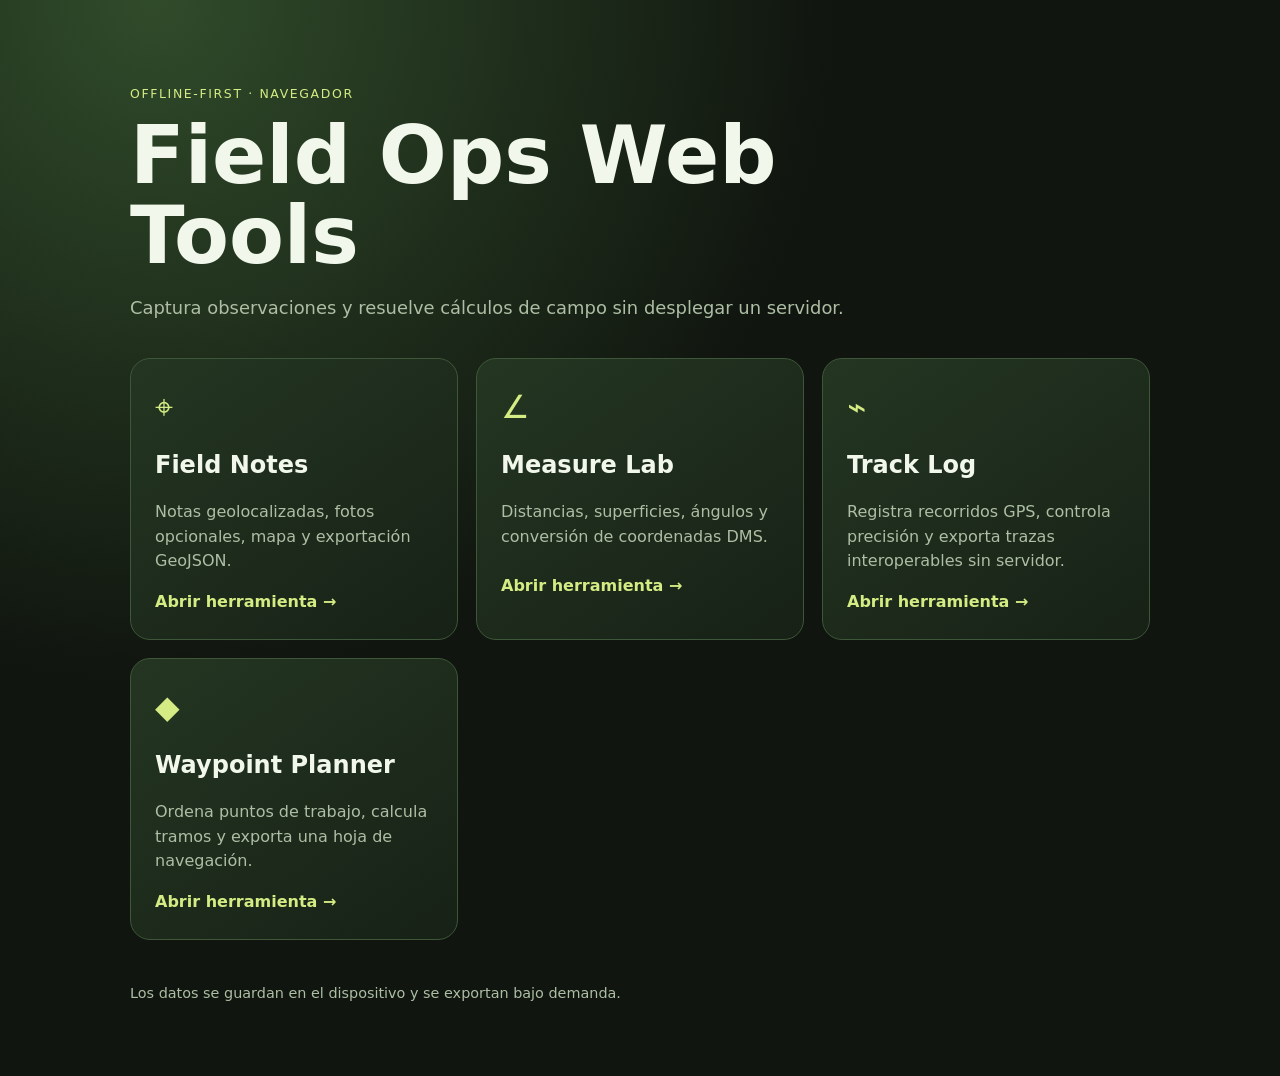
<file: index.html>
<!doctype html>
<html lang="es">
<head><meta charset="utf-8"><meta name="viewport" content="width=device-width,initial-scale=1"><meta name="description" content="Herramientas de campo cartográficas que funcionan localmente"><title>Field Ops Web Tools</title><link rel="stylesheet" href="styles.css"></head>
<body><main class="shell"><header class="hero"><p class="eyebrow">offline-first · navegador</p><h1>Field Ops Web Tools</h1><p>Captura observaciones y resuelve cálculos de campo sin desplegar un servidor.</p></header><section class="cards"><a class="card" href="herramientas/field-notes/"><span class="icon">⌖</span><h2>Field Notes</h2><p>Notas geolocalizadas, fotos opcionales, mapa y exportación GeoJSON.</p><span class="link">Abrir herramienta →</span></a><a class="card" href="herramientas/measure-lab/"><span class="icon">∠</span><h2>Measure Lab</h2><p>Distancias, superficies, ángulos y conversión de coordenadas DMS.</p><span class="link">Abrir herramienta →</span></a><a class="card" href="herramientas/track-log/"><span class="icon">⌁</span><h2>Track Log</h2><p>Registra recorridos GPS, controla precisión y exporta trazas interoperables sin servidor.</p><span class="link">Abrir herramienta →</span></a><a class="card" href="herramientas/waypoint-planner/"><span class="icon">◆</span><h2>Waypoint Planner</h2><p>Ordena puntos de trabajo, calcula tramos y exporta una hoja de navegación.</p><span class="link">Abrir herramienta →</span></a></section><footer>Los datos se guardan en el dispositivo y se exportan bajo demanda.</footer></main></body></html>
</file>
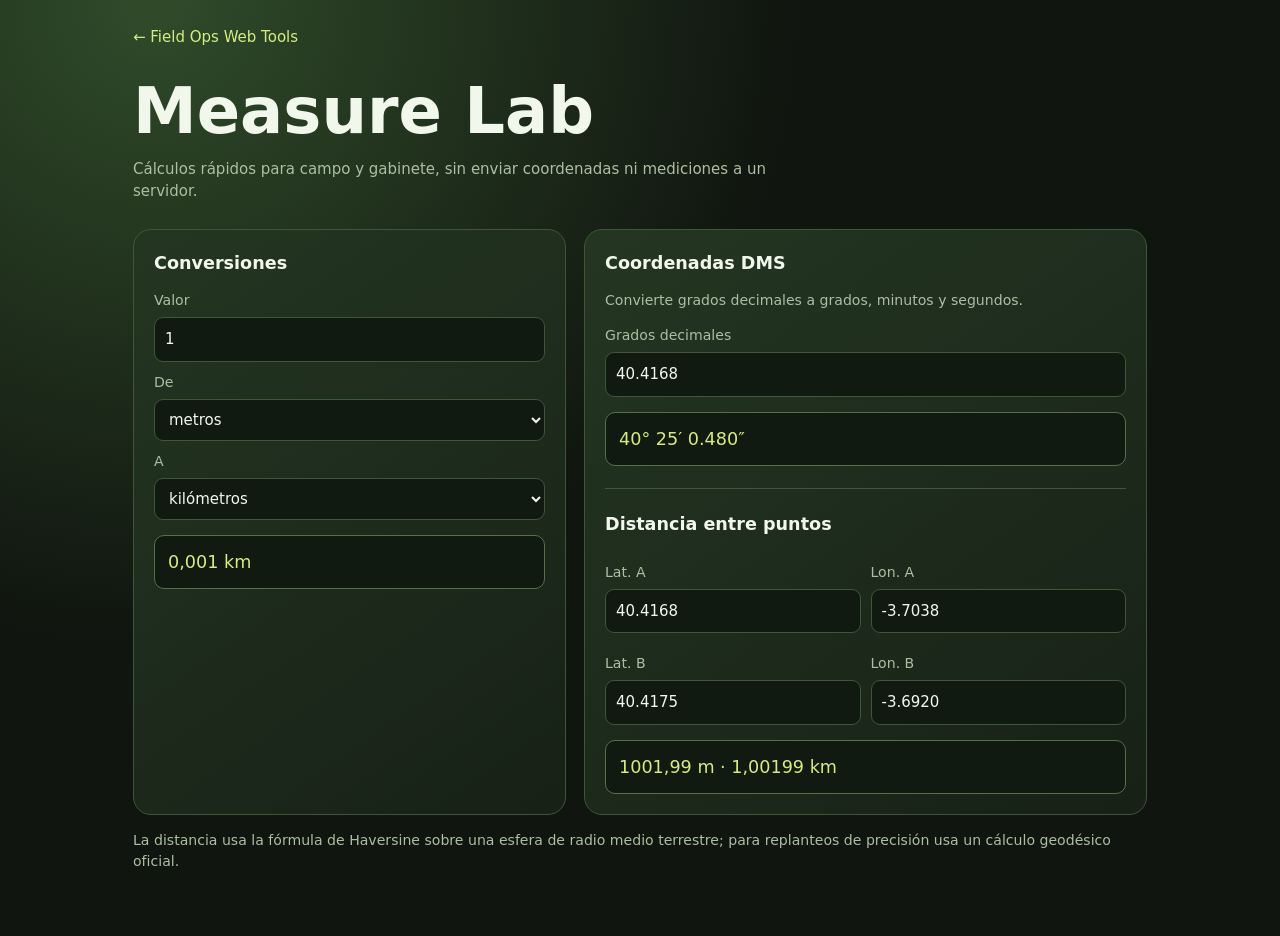
<file: herramientas/measure-lab/index.html>
<!doctype html><html lang="es"><head><meta charset="utf-8"><meta name="viewport" content="width=device-width,initial-scale=1"><meta name="description" content="Conversiones y cálculos geodésicos locales"><title>Measure Lab · Field Ops Web Tools</title><link rel="stylesheet" href="styles.css"></head><body><main class="app"><header><a href="../../">← Field Ops Web Tools</a><h1>Measure Lab</h1><p>Cálculos rápidos para campo y gabinete, sin enviar coordenadas ni mediciones a un servidor.</p></header><section class="grid"><section class="panel"><h2>Conversiones</h2><label for="value">Valor</label><input id="value" type="number" step="any" value="1"><label for="from">De</label><select id="from"><option value="m">metros</option><option value="km">kilómetros</option><option value="ha">hectáreas</option><option value="m2">m²</option><option value="deg">grados</option><option value="rad">radianes</option></select><label for="to">A</label><select id="to"><option value="km">kilómetros</option><option value="m">metros</option><option value="ha">hectáreas</option><option value="m2">m²</option><option value="deg">grados</option><option value="rad">radianes</option></select><output id="conversion" class="result"></output></section><section class="panel"><h2>Coordenadas DMS</h2><p class="hint">Convierte grados decimales a grados, minutos y segundos.</p><label for="decimal">Grados decimales</label><input id="decimal" type="number" step="any" value="40.4168"><output id="dms" class="result"></output><hr><h2>Distancia entre puntos</h2><div class="coords"><div><label for="lat1">Lat. A</label><input id="lat1" type="number" step="any" value="40.4168"></div><div><label for="lng1">Lon. A</label><input id="lng1" type="number" step="any" value="-3.7038"></div><div><label for="lat2">Lat. B</label><input id="lat2" type="number" step="any" value="40.4175"></div><div><label for="lng2">Lon. B</label><input id="lng2" type="number" step="any" value="-3.6920"></div></div><output id="distance" class="result"></output></section></section><p class="note">La distancia usa la fórmula de Haversine sobre una esfera de radio medio terrestre; para replanteos de precisión usa un cálculo geodésico oficial.</p></main><script src="app.js"></script></body></html>
</file>
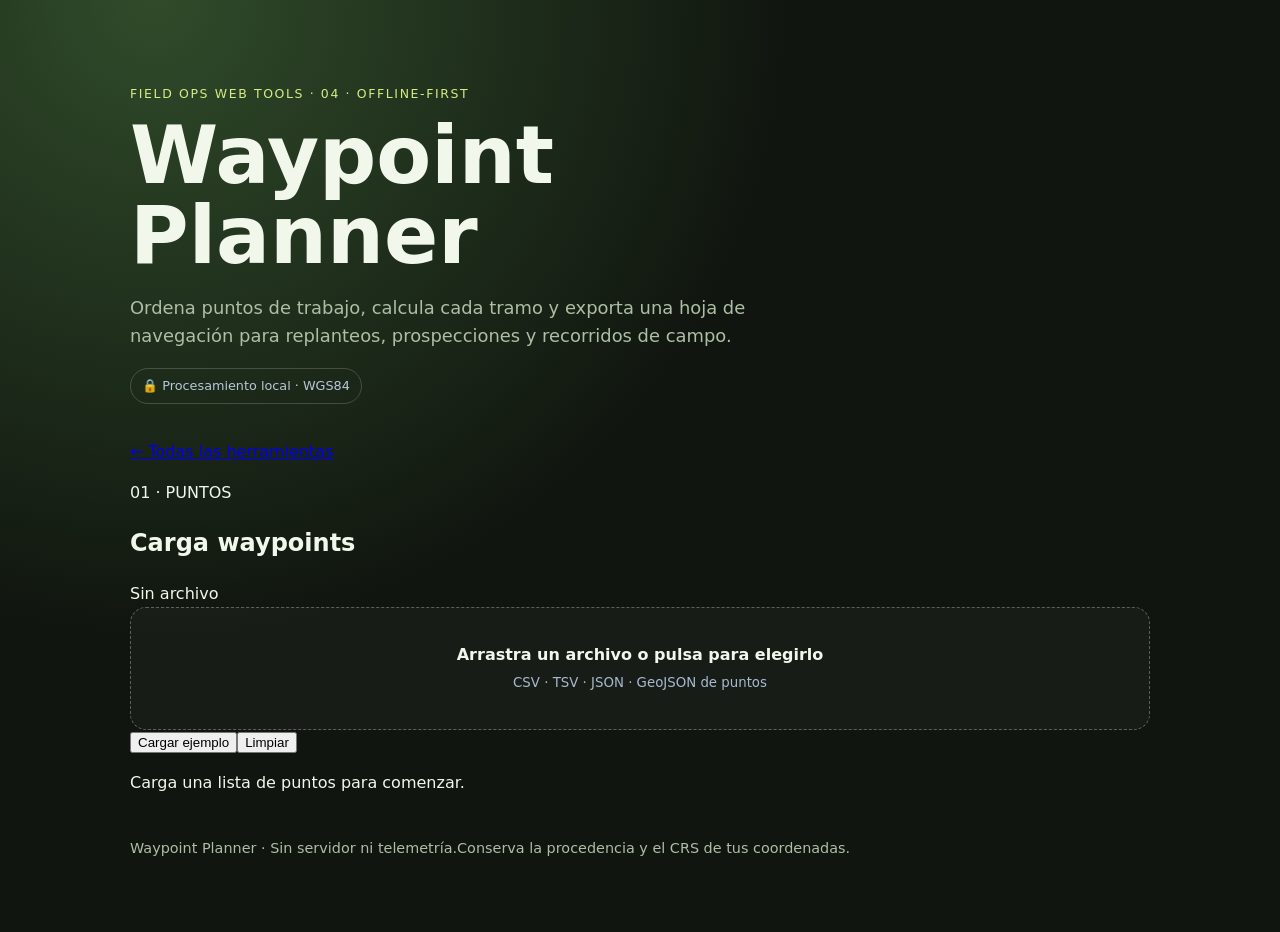
<file: herramientas/waypoint-planner/index.html>
<!doctype html>
<html lang="es"><head><meta charset="utf-8"><meta name="viewport" content="width=device-width,initial-scale=1,viewport-fit=cover"><meta name="theme-color" content="#11243a"><meta name="description" content="Planificador local de waypoints y recorridos de campo."><link rel="stylesheet" href="../../styles.css"><link rel="stylesheet" href="styles.css"><title>Waypoint Planner · Field Ops</title></head>
<body><main class="shell"><header class="hero"><div><p class="eyebrow">FIELD OPS WEB TOOLS · 04 · OFFLINE-FIRST</p><h1>Waypoint Planner</h1><p class="lede">Ordena puntos de trabajo, calcula cada tramo y exporta una hoja de navegación para replanteos, prospecciones y recorridos de campo.</p></div><span class="privacy">🔒 Procesamiento local · WGS84</span></header><p><a class="tool-link" href="../../">← Todas las herramientas</a></p>
<section class="panel import"><div class="head"><div><p class="kicker">01 · PUNTOS</p><h2>Carga waypoints</h2></div><span id="file-name" class="muted">Sin archivo</span></div><div class="drop" id="drop" tabindex="0"><b>Arrastra un archivo o pulsa para elegirlo</b><small>CSV · TSV · JSON · GeoJSON de puntos</small><input id="file" type="file" accept=".csv,.tsv,.json,.geojson,text/csv,application/json"></div><div class="actions"><button id="demo" class="button secondary">Cargar ejemplo</button><button id="clear" class="button ghost">Limpiar</button></div><p id="status" class="status">Carga una lista de puntos para comenzar.</p></section>
<section id="workspace" class="hidden"><section class="panel controls"><div class="head"><div><p class="kicker">02 · ORDEN</p><h2>Construye el recorrido</h2></div><button id="recalculate" class="button primary">Recalcular</button></div><div class="control-grid"><label>Orden<select id="order"><option value="input">Orden de entrada</option><option value="nearest">Vecino más cercano</option><option value="north">Norte → sur</option><option value="name">Nombre A → Z</option><option value="manual">Orden manual</option></select><small>El vecino más cercano mantiene el primer punto y minimiza cada tramo siguiente.</small></label><label>Punto inicial<select id="start"></select><small>Se aplica a los órdenes automáticos.</small></label><label>Velocidad estimada (km/h)<input id="speed" type="number" min="0" step="0.1" value="4"><small>Solo para estimar el tiempo de marcha.</small></label></div></section><section class="metrics"><article><span>Waypoints válidos</span><strong id="count">0</strong></article><article><span>Sin coordenadas</span><strong id="invalid">0</strong></article><article><span>Distancia total</span><strong id="distance">—</strong></article><article><span>Tiempo estimado</span><strong id="duration">—</strong></article></section><section class="visual-grid"><article class="panel route-panel"><div class="head"><div><p class="kicker">03 · RECORRIDO</p><h2>Vista esquemática</h2></div><span id="route-summary" class="muted">—</span></div><div class="plot-wrap"><svg id="plot" viewBox="0 0 800 430" role="img" aria-label="Recorrido de waypoints"></svg><div id="plot-empty" class="empty-overlay">No hay coordenadas válidas.</div></div><div class="legend"><span><i class="dot start-dot"></i> inicio</span><span><i class="dot route-dot"></i> punto</span><span><i class="dot end-dot"></i> final</span></div></article><article class="panel notes"><div class="head"><div><p class="kicker">04 · NAVEGACIÓN</p><h2>Resumen operativo</h2></div></div><div id="nav-summary" class="nav-summary"></div></article></section><section class="panel table-panel"><div class="head"><div><p class="kicker">05 · HOJA DE RUTA</p><h2>Tramos y posiciones</h2></div><span id="table-count" class="muted">0 puntos</span></div><div class="actions"><button id="geojson" class="button primary">Exportar GeoJSON</button><button id="gpx" class="button secondary">Exportar GPX</button><button id="csv" class="button secondary">Exportar CSV</button></div><div class="table-wrap"><table><thead><tr><th>Orden</th><th>Waypoint</th><th>Coordenadas</th><th>Tramo</th><th>Azimut</th><th>Acumulado</th><th>Mover</th></tr></thead><tbody id="rows"></tbody></table></div></section></section><footer><span>Waypoint Planner · Sin servidor ni telemetría.</span><span>Conserva la procedencia y el CRS de tus coordenadas.</span></footer></main><script src="app.js"></script></body></html>
</file>
<file: styles.css>
:root{--bg:#10150f;--panel:#1b2619;--line:#3e5738;--text:#f2f7ec;--muted:#adbea4;--accent:#d4ec83;--blue:#9dd7d1}*{box-sizing:border-box}body{margin:0;background:radial-gradient(circle at 12% 0,#304b2a,transparent 44%),var(--bg);color:var(--text);font:16px/1.55 system-ui,-apple-system,Segoe UI,sans-serif}.shell{max-width:1060px;margin:auto;padding:clamp(24px,6vw,72px) 20px}.hero{max-width:720px;margin-bottom:36px}.eyebrow{color:var(--accent);font-size:.78rem;text-transform:uppercase;letter-spacing:.13em}.hero h1{font-size:clamp(2.4rem,7vw,5rem);line-height:1;margin:12px 0}.hero p:not(.eyebrow){color:var(--muted);font-size:1.12rem}.cards{display:grid;grid-template-columns:repeat(auto-fit,minmax(260px,1fr));gap:18px}.card{display:block;padding:24px;border:1px solid var(--line);border-radius:20px;background:linear-gradient(145deg,#243622,#172116);color:inherit;text-decoration:none;transition:transform .2s,border-color .2s}.card:hover{transform:translateY(-3px);border-color:var(--accent)}.icon{color:var(--accent);font-size:2rem}.card h2{margin:14px 0 8px}.card p{min-height:58px;color:var(--muted)}.link{color:var(--accent);font-weight:650}footer{margin-top:42px;color:var(--muted);font-size:.9rem}
</file>
<file: herramientas/measure-lab/styles.css>
:root{--bg:#10150f;--panel:#1b2619;--line:#3e5738;--text:#f2f7ec;--muted:#adbea4;--accent:#d4ec83;--blue:#9dd7d1}*{box-sizing:border-box}body{margin:0;background:radial-gradient(circle at 12% 0,#304b2a,transparent 44%),var(--bg);color:var(--text);font:15px/1.5 system-ui,-apple-system,Segoe UI,sans-serif}.app{max-width:1050px;margin:auto;padding:26px 18px 50px}a{color:var(--accent);text-decoration:none}h1{font-size:clamp(2.3rem,6vw,4rem);margin:30px 0 5px;line-height:1}header p{color:var(--muted);max-width:680px}.grid{display:grid;grid-template-columns:1fr 1.3fr;gap:18px;margin-top:26px}.panel{padding:20px;border:1px solid var(--line);border-radius:18px;background:linear-gradient(145deg,#243622,#172116)}h2{font-size:1.1rem;margin:0 0 14px}label{display:block;color:var(--muted);font-size:.88rem;margin:10px 0 6px}input,select{width:100%;border:1px solid var(--line);border-radius:9px;background:#101a10;color:var(--text);padding:10px;font:inherit}.coords{display:grid;grid-template-columns:1fr 1fr;gap:10px}.result{display:block;margin-top:15px;padding:13px;border-radius:10px;background:#101a10;border:1px solid #567148;color:var(--accent);font-size:1.1rem;min-height:48px}hr{border:0;border-top:1px solid var(--line);margin:22px 0}.hint,.note{color:var(--muted);font-size:.88rem}.note{margin-top:15px}@media(max-width:760px){.grid{grid-template-columns:1fr}}
</file>
<file: herramientas/waypoint-planner/styles.css>
.privacy{display:inline-flex;padding:.45rem .7rem;border:1px solid rgba(255,255,255,.18);border-radius:999px;color:#b8c7da;font-size:.8rem}.drop{display:grid;gap:.3rem;padding:2.2rem 1rem;text-align:center;border:1.5px dashed rgba(255,255,255,.3);border-radius:1rem;background:rgba(255,255,255,.03);cursor:pointer}.drop.drag{border-color:#80bdff;background:rgba(128,189,255,.1)}.drop small{color:#a8bad0}.drop input{display:none}.plot-wrap{position:relative;min-height:320px;border:1px solid rgba(255,255,255,.14);border-radius:1rem;background:#0d1e34;overflow:hidden}.plot-wrap svg{width:100%;height:auto;display:block}.gridline{stroke:rgba(255,255,255,.1);stroke-width:1}.route-line{fill:none;stroke:#8ac5ff;stroke-width:3;stroke-linejoin:round;stroke-linecap:round}.route-dot{background:#8ac5ff}.start-dot{background:#7ce2a6}.end-dot{background:#ffc857}.point{fill:#8ac5ff;stroke:#0d1e34;stroke-width:2}.point.start{fill:#7ce2a6}.point.end{fill:#ffc857}.point-label{fill:#dbe8f7;font-size:12px}.nav-summary{display:grid;gap:.65rem}.nav-row{display:flex;justify-content:space-between;gap:1rem;padding:.7rem .8rem;border-radius:.75rem;background:var(--surface-2)}.nav-row span{color:var(--muted)}.nav-row b{text-align:right}.table-panel{overflow:hidden}.table-wrap{overflow:auto}.table-wrap table{min-width:850px}.table-wrap td,.table-wrap th{vertical-align:middle}.move{display:inline-flex;gap:.25rem}.move button{padding:.3rem .5rem;min-width:2rem}.empty-overlay{position:absolute;inset:0;display:grid;place-items:center;color:rgba(255,255,255,.7);pointer-events:none}.hidden{display:none!important}@media(max-width:650px){.plot-wrap{min-height:260px}.actions .button{flex:1 1 100%}}
</file>
